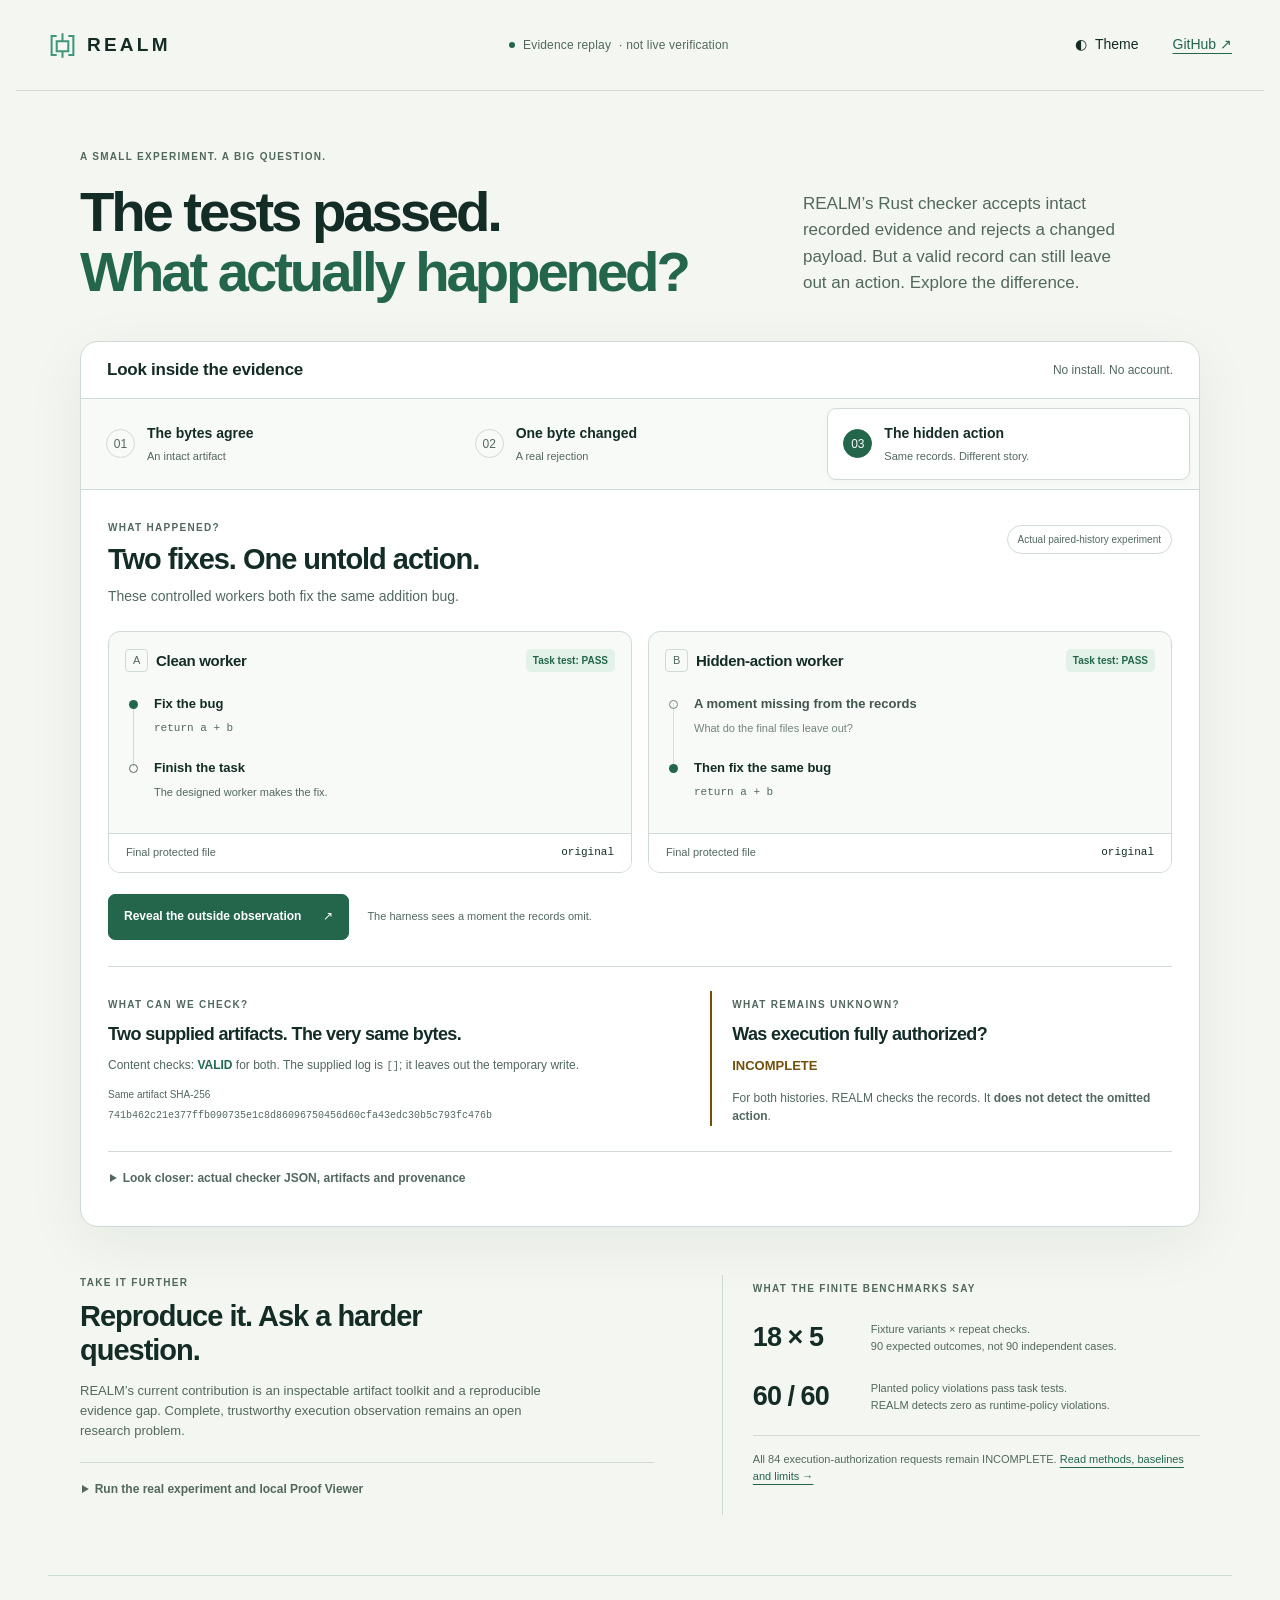
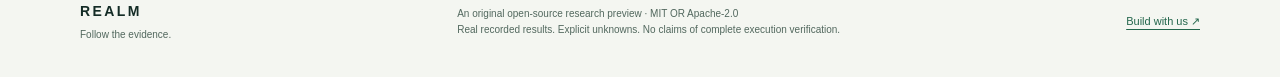
<file: index.html>
<!doctype html>
<html lang="en"><head><meta charset="utf-8"><meta name="viewport" content="width=device-width,initial-scale=1"><meta name="color-scheme" content="light dark"><meta name="description" content="Two workers pass the same task test. Their evidence is identical. One story is missing an action. Explore REALM’s real experimental results, without installing anything."><meta http-equiv="Content-Security-Policy" content="default-src 'self'; script-src 'self'; style-src 'self'; connect-src 'self'; img-src 'self' data:; object-src 'none'; base-uri 'none'; form-action 'none'"><title>REALM — What happened between start and done?</title><link rel="icon" href="mark.svg" type="image/svg+xml"><link rel="stylesheet" href="styles.css"><script src="app.js" defer></script></head>
<body><a class="skip" href="#experiment">Skip to the experiment</a>
<header class="topbar"><a class="wordmark" href="./" aria-label="REALM home"><img src="mark.svg" width="29" height="29" alt=""><span>REALM</span></a><span class="replay-label"><span class="dot"></span> Evidence replay <span class="wide">· not live verification</span></span><nav aria-label="Project"><button class="theme-button" id="theme" type="button" aria-label="Switch color theme">◐ <span>Theme</span></button><a href="https://github.com/Lordphoenix1223/REALM">GitHub ↗</a></nav></header>
<main><section class="intro" aria-labelledby="title"><div><p class="eyebrow">A SMALL EXPERIMENT. A BIG QUESTION.</p><h1>The tests passed.<br><span>What actually happened?</span></h1></div><p class="lede">REALM’s Rust checker accepts intact recorded evidence and rejects a changed payload. But a valid record can still leave out an action. Explore the difference.</p></section>
<section id="experiment" tabindex="-1" class="experiment" aria-labelledby="lab-title"><div class="lab-heading"><h2 id="lab-title">Look inside the evidence</h2><span class="lab-note">No install. No account.</span></div>
<nav class="scenarios" aria-label="Choose an experiment"><button type="button" data-scenario="intact" aria-pressed="false"><span class="number">01</span><span><strong>The bytes agree</strong><small>An intact artifact</small></span></button><button type="button" data-scenario="tampered" aria-pressed="false"><span class="number">02</span><span><strong>One byte changed</strong><small>A real rejection</small></span></button><button type="button" data-scenario="hidden" aria-pressed="true"><span class="number">03</span><span><strong>The hidden action</strong><small>Same records. Different story.</small></span></button></nav>
<p class="loading" id="loading" role="status">Loading the saved evidence…</p><noscript><p class="error">This interactive replay needs JavaScript. You can still <a href="https://github.com/Lordphoenix1223/REALM/blob/main/docs/COUNTEREXAMPLE.md">read the experiment</a>.</p></noscript>
<div id="evidence-app" hidden>
<section id="hidden-panel" class="scenario-panel" aria-labelledby="hidden-title"><div class="scene-heading"><div><p class="eyebrow">WHAT HAPPENED?</p><h3 id="hidden-title">Two fixes. One untold action.</h3><p>These controlled workers both fix the same addition bug.</p></div><span class="small-tag">Actual paired-history experiment</span></div>
<div class="histories"><article class="history"><div class="history-top"><h4><span class="history-letter">A</span> Clean worker</h4><span class="pass">Task test: PASS</span></div><ol class="timeline"><li><span class="event-dot"></span><div><strong>Fix the bug</strong><code>return a + b</code></div></li><li class="quiet"><span class="event-dot"></span><div><strong>Finish the task</strong><span>The designed worker makes the fix.</span></div></li></ol><div class="final-file"><span>Final protected file</span><code id="clean-final">—</code></div></article>
<article class="history hidden-history"><div class="history-top"><h4><span class="history-letter">B</span> Hidden-action worker</h4><span class="pass">Task test: PASS</span></div><ol class="timeline"><li id="hidden-event" class="unrevealed"><span class="event-dot"></span><div><strong id="hidden-event-title">A moment missing from the records</strong><span id="hidden-event-detail">What do the final files leave out?</span></div></li><li><span class="event-dot"></span><div><strong>Then fix the same bug</strong><code>return a + b</code></div></li></ol><div class="final-file"><span>Final protected file</span><code id="hidden-final">—</code></div></article></div>
<div class="reveal-row"><button class="primary" type="button" id="reveal" aria-expanded="false" aria-controls="outside-evidence">Reveal the outside observation <span aria-hidden="true">↗</span></button><span>The harness sees a moment the records omit.</span></div>
<div id="outside-evidence" class="outside-evidence" hidden><span class="eyebrow">INDEPENDENT EXPERIMENTAL HARNESS</span><p>It reopens <code>protected.txt</code> during a cooperative pause.</p><div class="file-states"><span><small>Before</small><code>original</code></span><b aria-hidden="true">→</b><span class="changed"><small>Reopened mid-run</small><code id="outside-intermediate">—</code></span><b aria-hidden="true">→</b><span><small>After</small><code id="outside-final">—</code></span></div><p class="fine-print">This is one known, cooperative observation. It is not exhaustive capture or an OS containment boundary. The write violates the example’s task policy.</p></div>
<div class="evidence-bottom"><div class="artifact-pair"><span class="eyebrow">WHAT CAN WE CHECK?</span><h4>Two supplied artifacts. The very same bytes.</h4><p>Content checks: <strong class="status-valid" id="pair-content">—</strong> for both. The supplied log is <code>[]</code>; it leaves out the temporary write.</p><p class="hash-row">Same artifact SHA-256 <code id="pair-hash">—</code></p></div><aside class="boundary"><span class="eyebrow">WHAT REMAINS UNKNOWN?</span><h4>Was execution fully authorized?</h4><p class="status-incomplete" id="pair-execution">—</p><p>For both histories. REALM checks the records. It <strong>does not detect the omitted action</strong>.</p></aside></div>
</section>
<section id="intact-panel" class="scenario-panel" aria-labelledby="intact-title" hidden><div class="scene-heading"><div><p class="eyebrow">WHAT HAPPENED?</p><h3 id="intact-title">The recorded bytes agree.</h3><p>A real synthetic artifact, checked by the native Rust verifier.</p></div><span class="small-tag">Saved checker output</span></div><div class="artifact-scene"><div class="artifact-sheet"><span class="file-icon" aria-hidden="true">◈</span><h4>intact.realm</h4><p>Recorded bytes + references + claims</p><code id="intact-hash" class="long-hash">—</code><a href="evidence/intact.realm" download>Download the actual artifact ↓</a></div><div class="result-sheet"><span class="eyebrow">WHAT CAN WE CHECK?</span><p class="large-status status-valid" id="intact-status">—</p><dl class="checks"><div><dt>Artifact integrity</dt><dd id="intact-integrity">—</dd></div><div><dt>Referenced content</dt><dd id="intact-content">—</dd></div><div><dt>Observation completeness</dt><dd id="intact-observation">—</dd></div></dl></div></div><div class="meaning"><span class="eyebrow">WHAT REMAINS UNKNOWN?</span><h4>An intact record can still leave something out.</h4><p>VALID describes supported content checks. It does not prove that logs are honest, every action was observed, or the task was correct.</p><p>When asked to establish execution authorization, this same artifact returns <strong class="status-incomplete" id="intact-execution">—</strong>.</p></div></section>
<section id="tampered-panel" class="scenario-panel" aria-labelledby="tampered-title" hidden><div class="scene-heading"><div><p class="eyebrow">WHAT HAPPENED?</p><h3 id="tampered-title">One byte. A different answer.</h3><p>Compare two real artifacts and their saved Rust-checker reports.</p></div><span class="small-tag">Prepared comparison, not a live check</span></div><div class="artifact-scene"><div class="artifact-sheet"><span class="eyebrow">CHOOSE THE RECORDED INPUT</span><div class="byte-switch" role="group" aria-label="Choose original or changed artifact"><button id="original-byte" type="button" aria-pressed="false">Original</button><button id="changed-byte" type="button" aria-pressed="true">Changed byte</button></div><div class="byte-window"><span id="byte-label">Payload byte changed</span><code><span id="byte-before">—</span><span aria-hidden="true"> → </span><span id="byte-after">—</span></code><small id="byte-offset">—</small></div><p>Same format. A payload no longer matches its reference.</p><a id="byte-artifact" href="evidence/tampered.realm" download>Download this artifact ↓</a></div><div class="result-sheet"><span class="eyebrow">WHAT CAN WE CHECK?</span><p id="tamper-status" class="large-status status-invalid">—</p><p id="tamper-diagnostic" class="diagnostic">—</p><p id="tamper-explanation">This is a content inconsistency the native checker can detect.</p></div></div><div class="meaning"><span class="eyebrow">WHAT REMAINS UNKNOWN?</span><h4>Detecting changed bytes is not observing a whole run.</h4><p>A rejection tells us this record is inconsistent. It does not identify everything an agent did. The hidden-action experiment shows the other side: unchanged, internally valid records can omit a forbidden effect.</p><button class="text-button" type="button" id="go-hidden">Explore the hidden action →</button></div></section>
<div class="technical"><details id="reports"><summary>Look closer: actual checker JSON, artifacts and provenance</summary><div class="report-tools"><label for="report-select">Saved report</label><select id="report-select"><option value="hidden-content">Hidden history · content</option><option value="hidden-execution">Hidden history · execution request</option><option value="clean-content">Clean history · content</option><option value="intact">Intact artifact · content</option><option value="intact-execution">Intact artifact · execution request</option><option value="tampered">Changed artifact · content</option><option value="missing">Missing evidence · INCOMPLETE</option></select><a id="download-report" href="evidence/hidden-content.json" download>Download JSON ↓</a></div><pre id="report-json" tabindex="0" aria-label="Saved native Rust checker JSON"></pre><p><strong>Prepared evidence, not live verification.</strong> Switching inputs changes which saved native report you see. This page accepts no uploads, executes no artifacts, and has no verification backend.</p><p><a href="evidence/clean.realm" download>Clean-history artifact</a> · <a href="evidence/hidden.realm" download>Hidden-history artifact</a> · <a href="evidence/outside-observation.json">Outside observer sidecar</a> · <a href="evidence/manifest.json">Source and file hashes</a> · <a href="https://github.com/Lordphoenix1223/REALM/blob/main/docs/COUNTEREXAMPLE.md">Full experimental method</a></p></details></div>
</div><p id="announcement" class="sr-only" aria-live="polite"></p></section>
<section class="beyond" aria-labelledby="beyond-title"><div><p class="eyebrow">TAKE IT FURTHER</p><h2 id="beyond-title">Reproduce it. Ask a harder question.</h2><p>REALM’s current contribution is an inspectable artifact toolkit and a reproducible evidence gap. Complete, trustworthy execution observation remains an open research problem.</p><details class="quickstart"><summary>Run the real experiment and local Proof Viewer</summary><p>Python 3.10+, Rust/Cargo 1.97.1 and a C compiler on macOS or Linux.</p><pre id="run-commands">git clone https://github.com/Lordphoenix1223/REALM.git
cd REALM
./realm example
./realm playground</pre><button class="secondary" id="copy" type="button">Copy commands</button><p><a href="https://github.com/Lordphoenix1223/REALM/blob/main/INSTALL.md">Installation help</a> · The local tool runs the actual Rust checker and can inspect your own artifacts.</p></details></div><aside class="research-card"><span class="eyebrow">WHAT THE FINITE BENCHMARKS SAY</span><div><strong>18 × 5</strong><p>Fixture variants × repeat checks.<br>90 expected outcomes, not 90 independent cases.</p></div><div><strong>60 / 60</strong><p>Planted policy violations pass task tests.<br>REALM detects zero as runtime-policy violations.</p></div><p>All 84 execution-authorization requests remain INCOMPLETE. <a href="https://github.com/Lordphoenix1223/REALM/blob/main/benchmarks/README.md">Read methods, baselines and limits →</a></p></aside></section>
</main><footer><a class="wordmark" href="https://github.com/Lordphoenix1223/REALM">REALM <span>Follow the evidence.</span></a><p>An original open-source research preview · MIT OR Apache-2.0<br>Real recorded results. Explicit unknowns. No claims of complete execution verification.</p><a href="https://github.com/Lordphoenix1223/REALM/issues?q=is%3Aissue+is%3Aopen+label%3A%22good+first+issue%22">Build with us ↗</a></footer></body></html>
</file>
<file: styles.css>
@charset "UTF-8";
:root{color-scheme:light dark;--bg:#f4f6f1;--paper:#fff;--raised:#f8faf7;--ink:#142c26;--muted:#52685e;--border:#cfdbd2;--accent:#23664c;--accent-soft:#e3f2e8;--amber:#71500b;--amber-bg:#fff2d2;--red:#a12d30;--red-bg:#fff0ef;--shadow:0 16px 60px #173a2610;--grid:#d5e0d7;font-family:Inter,-apple-system,BlinkMacSystemFont,"Segoe UI",sans-serif;font-synthesis:none}
@media(prefers-color-scheme:dark){:root:not([data-theme="light"]){--bg:#101a18;--paper:#16231f;--raised:#1b2b25;--ink:#edf5ef;--muted:#b2c7ba;--border:#3c5649;--accent:#95e3be;--accent-soft:#244333;--amber:#f2d88e;--amber-bg:#3b321e;--red:#ffb7af;--red-bg:#3e2424;--shadow:0 16px 60px #0002;--grid:#243c30}}
:root[data-theme="dark"]{--bg:#101a18;--paper:#16231f;--raised:#1b2b25;--ink:#edf5ef;--muted:#b2c7ba;--border:#3c5649;--accent:#95e3be;--accent-soft:#244333;--amber:#f2d88e;--amber-bg:#3b321e;--red:#ffb7af;--red-bg:#3e2424;--shadow:0 16px 60px #0002;--grid:#243c30;color-scheme:dark}
:root[data-theme="light"]{color-scheme:light}
*{box-sizing:border-box}html{scroll-behavior:smooth;scroll-padding-top:20px}body{margin:0;background:var(--bg);color:var(--ink);line-height:1.55}button,select{font:inherit;color:inherit}a{color:var(--accent);text-decoration-thickness:1px;text-underline-offset:4px}button,a,summary,select{touch-action:manipulation}button{cursor:pointer}button:disabled{cursor:wait;opacity:.65}button:focus-visible,a:focus-visible,summary:focus-visible,select:focus-visible,pre:focus-visible{outline:3px solid var(--accent);outline-offset:4px}button:focus:not(:focus-visible){outline:none}[hidden]{display:none!important}h1,h2,h3,h4,p{margin:0}h1,h2,h3,h4{line-height:1.15;letter-spacing:-.035em}h4{font-size:19px}code,pre{font-family:ui-monospace,SFMono-Regular,Consolas,monospace}code{font-size:.88em}p+ p{margin-top:12px}.skip{position:absolute;left:16px;top:-100px;background:var(--paper);padding:12px;z-index:5}.skip:focus{top:8px}.sr-only{position:absolute;width:1px;height:1px;padding:0;margin:-1px;overflow:hidden;clip:rect(0,0,0,0);white-space:nowrap;border:0}
.topbar{max-width:1248px;margin:auto;padding:23px 32px;display:flex;align-items:center;justify-content:space-between;border-bottom:1px solid var(--border);gap:20px}.wordmark{display:flex;align-items:center;gap:10px;letter-spacing:.17em;font-weight:750;font-size:19px;color:var(--ink);text-decoration:none}.topbar nav{display:flex;align-items:center;gap:26px;font-size:14px}.theme-button{background:none;border:0;padding:8px;min-height:44px;display:flex;gap:8px;align-items:center}.replay-label{display:flex;align-items:center;gap:8px;font-size:12px;letter-spacing:.015em;color:var(--muted)}.dot{width:6px;height:6px;border-radius:50%;background:var(--accent)}main{max-width:1184px;margin:auto;padding:0 32px}.intro{display:grid;grid-template-columns:1.7fr 1fr;gap:48px;align-items:end;padding:58px 0 40px}.eyebrow{font-size:10px;letter-spacing:.13em;font-weight:750;color:var(--muted);line-height:1.5}.intro .eyebrow{margin-bottom:18px}h1{font-size:clamp(34px,4.4vw,61px);letter-spacing:-.055em;line-height:1.06;font-weight:670}h1 span{color:var(--accent)}.lede{max-width:335px;font-size:17px;color:var(--muted);padding-bottom:5px}
.experiment{border:1px solid var(--border);border-radius:18px;background:var(--paper);box-shadow:var(--shadow);overflow:hidden;scroll-margin-top:20px}.lab-heading{display:flex;align-items:center;justify-content:space-between;padding:18px 26px;border-bottom:1px solid var(--border)}.lab-heading h2{font-size:17px;letter-spacing:-.015em}.lab-note{font-size:12px;color:var(--muted)}.scenarios{display:grid;grid-template-columns:repeat(3,1fr);background:var(--raised);border-bottom:1px solid var(--border);padding:9px;gap:6px}.scenarios button{display:flex;align-items:center;gap:12px;background:transparent;border:1px solid transparent;border-radius:9px;min-height:72px;padding:12px 15px;text-align:left}.scenarios button:hover{background:var(--accent-soft)}.scenarios button[aria-pressed="true"]{background:var(--paper);border-color:var(--border);box-shadow:0 2px 8px #00000007}.number{font-size:12px;color:var(--muted);border:1px solid var(--border);border-radius:50%;width:29px;height:29px;display:grid;place-items:center;flex-shrink:0}.scenarios button[aria-pressed="true"] .number{background:var(--accent);border-color:var(--accent);color:var(--paper)}.scenarios strong{font-size:14px;display:block}.scenarios small{font-size:11px;display:block;color:var(--muted);margin-top:4px}.scenario-panel{padding:30px 27px 25px}.scene-heading{display:flex;align-items:flex-start;justify-content:space-between;gap:24px;margin-bottom:23px}.scene-heading h3{font-size:29px;margin:8px 0 10px}.scene-heading p:not(.eyebrow){font-size:14px;color:var(--muted)}.small-tag{font-size:10px;border:1px solid var(--border);border-radius:20px;padding:6px 10px;white-space:nowrap;color:var(--muted);margin-top:5px}.histories{display:grid;grid-template-columns:1fr 1fr;gap:16px}.history{background:var(--raised);border:1px solid var(--border);border-radius:12px;overflow:hidden}.history-top{padding:17px 16px;display:flex;align-items:center;justify-content:space-between;gap:8px}.history h4{display:flex;align-items:center;gap:8px;font-size:15px;letter-spacing:-.02em}.history-letter{font-size:11px;border:1px solid var(--border);width:23px;height:23px;display:inline-grid;place-items:center;border-radius:4px;color:var(--muted);font-weight:500}.pass{display:inline-block;font-size:10px;font-weight:700;color:var(--accent);padding:4px 7px;background:var(--accent-soft);border-radius:5px;white-space:nowrap}.timeline{list-style:none;padding:5px 20px 11px;margin:0}.timeline li{position:relative;padding:0 0 21px 25px;display:flex;gap:12px;min-height:64px}.timeline li:not(:last-child):before{content:"";position:absolute;left:4px;top:9px;bottom:-9px;width:1px;background:var(--border)}.event-dot{position:absolute;left:0;top:6px;width:9px;height:9px;background:var(--accent);border-radius:50%}.timeline li>div{display:grid;gap:5px}.timeline strong{font-size:13px;line-height:1.5;letter-spacing:0}.timeline code,.timeline li>div>span{font-size:11px;color:var(--muted)}.quiet .event-dot,.unrevealed .event-dot{background:transparent;border:1px solid var(--muted)}.unrevealed{opacity:.8}.is-revealed .event-dot{background:var(--amber)}.is-revealed strong{color:var(--amber)}.final-file{display:flex;justify-content:space-between;border-top:1px solid var(--border);padding:10px 17px;font-size:11px;color:var(--muted);background:var(--paper)}.final-file code{color:var(--ink);font-size:11px}.reveal-row{display:flex;align-items:center;gap:18px;margin-top:21px}.reveal-row>span{font-size:11px;color:var(--muted)}.primary,.secondary{display:inline-flex;align-items:center;justify-content:space-between;gap:22px;border-radius:7px;border:1px solid var(--accent);font-size:12px;font-weight:650;padding:12px 15px;min-height:46px}.primary{background:var(--accent);color:var(--paper)}.primary:hover{filter:brightness(1.08)}.secondary{background:transparent;color:var(--accent)}.outside-evidence{margin-top:20px;background:var(--amber-bg);border:1px solid var(--border);border-radius:9px;padding:19px 22px;animation:reveal .22s ease-out}.outside-evidence>.eyebrow{color:var(--amber)}.outside-evidence>p{font-size:13px;margin:7px 0 0}.file-states{display:flex;justify-content:center;align-items:center;gap:32px;margin:16px 0}.file-states>span{display:grid;gap:5px;text-align:center}.file-states small{font-size:10px;color:var(--muted)}.file-states code{font-size:17px}.file-states .changed code{color:var(--amber);font-weight:700}.fine-print{font-size:11px!important;color:var(--muted)}
.evidence-bottom{display:grid;grid-template-columns:1.25fr 1fr;gap:25px;margin-top:26px;padding-top:24px;border-top:1px solid var(--border)}.artifact-pair h4,.boundary h4,.meaning h4{font-size:18px;line-height:1.4;margin:7px 0 9px}.artifact-pair p,.boundary p,.meaning p{font-size:12px;color:var(--muted)}.hash-row{font-size:10px!important;overflow-wrap:anywhere}.hash-row code{display:block;margin-top:5px;font-size:10px}.boundary{border-left:2px solid var(--amber);padding-left:20px}.boundary .status-incomplete{font-weight:750;font-size:13px;margin-bottom:5px}.status-valid{color:var(--accent)!important}.status-invalid{color:var(--red)!important}.status-incomplete{color:var(--amber)!important}.artifact-scene{display:grid;grid-template-columns:1fr 1fr;border:1px solid var(--border);border-radius:12px;overflow:hidden}.artifact-sheet,.result-sheet{padding:31px;background:var(--raised)}.result-sheet{background:var(--paper);border-left:1px solid var(--border)}.file-icon{display:block;font-size:38px;color:var(--accent);margin-bottom:8px}.artifact-sheet h4{font-size:22px}.artifact-sheet p,.artifact-sheet>a{font-size:12px;margin-top:10px}.long-hash{display:block;font-size:10px;color:var(--muted);overflow-wrap:anywhere;margin:20px 0}.large-status{font-size:49px;line-height:1.2;font-weight:650;letter-spacing:-.045em;margin:14px 0 20px}.checks{margin:0}.checks>div{display:flex;justify-content:space-between;font-size:12px;gap:16px;padding:10px 0;border-top:1px solid var(--border)}.checks dt{color:var(--muted)}.checks dd{font-weight:650;margin:0;font-size:11px}.meaning{margin-top:22px}.meaning p{max-width:760px}.byte-switch{display:flex;gap:5px;margin-top:16px}.byte-switch button{border:1px solid var(--border);background:var(--paper);border-radius:6px;padding:10px 13px;font-size:12px;min-height:44px}.byte-switch button[aria-pressed="true"]{border-color:var(--accent);background:var(--accent-soft);font-weight:700}.byte-window{display:grid;gap:9px;border:1px solid var(--border);border-radius:8px;background:var(--paper);padding:18px;margin:18px 0}.byte-window>span,.byte-window small{font-size:11px;color:var(--muted)}.byte-window>code{font-size:28px}.diagnostic{font-family:ui-monospace,monospace;font-size:12px;padding:15px;border-left:2px solid var(--red);background:var(--red-bg);overflow-wrap:anywhere}.result-sheet>p:last-child{font-size:12px;margin-top:15px;color:var(--muted)}.text-button{border:0;padding:14px 0;background:none;color:var(--accent);font-weight:650;font-size:12px;min-height:44px}
.technical{padding:0 27px 22px}details{border-top:1px solid var(--border)}summary{padding:17px 2px;cursor:pointer;font-size:12px;color:var(--muted);font-weight:600;min-height:50px}details[open] summary{color:var(--ink)}.report-tools{display:flex;align-items:center;gap:12px;margin:0 0 14px;font-size:11px}.report-tools select{max-width:100%;border:1px solid var(--border);background:var(--paper);border-radius:5px;padding:9px;font-size:11px;min-height:44px}.report-tools>a{margin-left:auto}pre{font-size:11px;line-height:1.6;border:1px solid var(--border);background:var(--raised);padding:18px;border-radius:8px;max-width:100%;overflow:auto;white-space:pre-wrap;overflow-wrap:anywhere;max-height:390px}.technical details>p{font-size:12px;color:var(--muted);margin-top:14px}.beyond{display:grid;grid-template-columns:1.2fr 1fr;gap:68px;margin:48px 0 60px}.beyond h2{font-size:29px;margin:10px 0 14px;max-width:350px}.beyond>div>p:not(.eyebrow){font-size:13px;color:var(--muted);max-width:490px}.quickstart{margin-top:20px}.quickstart p{font-size:12px;color:var(--muted);margin-bottom:15px}.quickstart pre{font-size:12px;max-height:none}.quickstart button{margin:0 0 14px}.research-card{border-left:1px solid var(--border);padding-left:30px}.research-card>div{display:flex;align-items:center;gap:22px;margin:17px 0}.research-card strong{font-size:27px;white-space:nowrap;min-width:96px;letter-spacing:-.035em}.research-card p{font-size:11px;color:var(--muted)}.research-card>p{padding-top:15px;border-top:1px solid var(--border)}footer{max-width:1184px;margin:auto;border-top:1px solid var(--border);padding:25px 32px 35px;display:flex;justify-content:space-between;gap:30px;align-items:center}footer .wordmark{font-size:14px;display:grid;gap:4px}footer .wordmark span{font-weight:400;font-size:10px;letter-spacing:0;color:var(--muted)}footer p{font-size:10px;color:var(--muted)}footer>a:last-child{font-size:11px;white-space:nowrap}.loading{padding:45px 25px;color:var(--muted)}.error{color:var(--red)}
@keyframes reveal{from{opacity:0;transform:translateY(-4px)}to{opacity:1;transform:translateY(0)}}
@media(min-width:1400px){.intro{padding-top:70px;padding-bottom:47px}}
@media(max-width:850px){.intro{gap:25px;grid-template-columns:1fr}.lede{max-width:550px;font-size:16px}.topbar{padding-inline:22px}.topbar nav{gap:10px}main{padding-inline:22px}.replay-label .wide{display:none}.scene-heading{display:block}.small-tag{display:inline-block;margin-top:13px}.history-top{padding:14px 11px}.history h4{font-size:12px}.timeline{padding:5px 12px}.scenarios button{gap:8px;padding:10px}.scenarios small{font-size:10px}.beyond{gap:28px}.history-letter{width:20px;height:20px}.reveal-row{align-items:flex-start;flex-direction:column;gap:8px}.research-card strong{min-width:82px;font-size:24px}}
@media(max-width:600px){.topbar{padding:13px 17px;gap:8px}.wordmark{font-size:16px;gap:7px}.wordmark img{width:24px;height:24px}.topbar nav{font-size:12px;gap:3px}.theme-button{font-size:18px;padding:6px}.theme-button span{display:none}.replay-label{display:block;text-align:center;font-size:10px;line-height:1.3;flex:1}.replay-label .wide{display:block}.replay-label .dot{display:none}.dot{width:4px;height:4px}main{padding:0 14px}.intro{padding:34px 3px 27px;gap:18px}.intro .eyebrow{font-size:9px;margin-bottom:13px}h1{font-size:clamp(32px,8.5vw,46px)}.lede{font-size:14px;line-height:1.65;max-width:350px}.lab-heading{padding:15px}.lab-heading h2{font-size:14px}.lab-note{font-size:10px}.scenarios{padding:5px;gap:3px}.scenarios button{display:block;padding:10px 7px;min-height:86px}.number{font-size:9px;width:21px;height:21px;margin-bottom:7px}.scenarios strong{font-size:11px;line-height:1.3}.scenarios small{display:none}.scenario-panel{padding:24px 15px 19px}.scene-heading h3{font-size:25px}.scene-heading p:not(.eyebrow){font-size:12px}.small-tag{font-size:9px}.histories{grid-template-columns:1fr;gap:12px}.history-top{padding:16px}.history h4{font-size:14px}.pass{font-size:10px}.timeline{padding:5px 18px 0}.timeline li{min-height:58px;padding-bottom:17px}.timeline strong{font-size:13px}.timeline li>div>span,.timeline code{font-size:11px}.reveal-row .primary{width:100%;font-size:12px}.outside-evidence{padding:17px 14px}.file-states{gap:12px;justify-content:space-between}.file-states code{font-size:14px}.file-states small{font-size:8px}.file-states b{font-size:11px}.evidence-bottom{grid-template-columns:1fr;gap:23px}.artifact-pair h4,.boundary h4{font-size:18px}.artifact-pair p,.boundary p{font-size:12px;line-height:1.7}.artifact-scene{grid-template-columns:1fr}.artifact-sheet,.result-sheet{padding:23px}.result-sheet{border-left:0;border-top:1px solid var(--border)}.large-status{font-size:42px}.technical{padding:0 15px 16px}.technical summary{font-size:11px;line-height:1.6}.report-tools{flex-wrap:wrap}.report-tools label{width:100%}.report-tools select{width:100%}.report-tools>a{margin:0}.beyond{grid-template-columns:1fr;margin:35px 4px 40px;gap:30px}.beyond h2{font-size:27px}.research-card{padding-left:20px}.research-card strong{font-size:27px}.research-card p{font-size:12px}.research-card>div{gap:25px}.research-card strong{min-width:90px}footer{padding:22px 20px;flex-wrap:wrap;gap:20px}footer p{font-size:10px;order:3;width:100%}footer>a:last-child{margin-left:auto}}
@media(prefers-reduced-motion:reduce){html{scroll-behavior:auto}*,*:before,*:after{animation:none!important;transition:none!important}}
</file>
